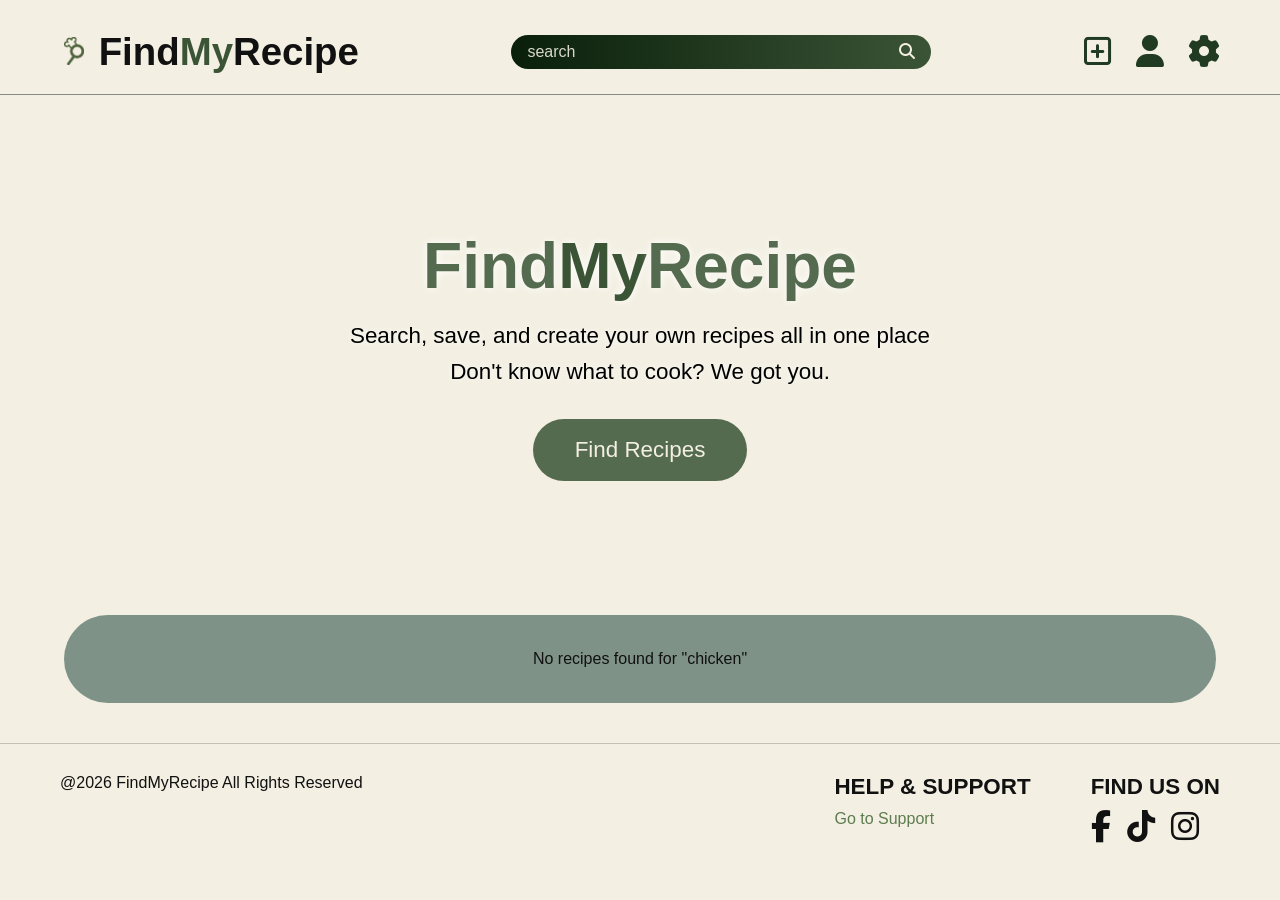
<file: index.html>
<!DOCTYPE html>
<html lang="en">
<head>
  <meta charset="UTF-8" />
  <meta name="viewport" content="width=device-width, initial-scale=1.0" />
  <title>FindMyRecipe</title>
  <link rel="stylesheet" href="css/variables.css">
  <link rel="stylesheet" href="css/nav.css">
  <link rel="stylesheet" href="css/footer.css">
  <link rel="stylesheet" href="css/index.css" />
  <link rel="stylesheet" href="css/back-to-top.css" />
  <link
    rel="stylesheet"
    href="https://cdnjs.cloudflare.com/ajax/libs/font-awesome/6.5.0/css/all.min.css"
  />
  <link href="https://fonts.cdnfonts.com/css/glacial-indifference-2" rel="stylesheet">
</head>
<body>
  <div data-include="header"></div>

  <main>
    <section class="hero" id="hero">
      <div class="hero-overlay">
        <h1>Find<span class="highlight">My</span>Recipe</h1>
        <p>Search, save, and create your own recipes all in one place</p>
        <p>Don't know what to cook? We got you.</p>
        <a href="#recipes" class="hero-btn">Find Recipes</a>
      </div>
    </section>

    <section class="recipes-section" id="recipes">
      <div class="recipes-container" id="recipesContainer"></div>
    </section>
  </main>

  <a href="#" class="back-to-top"><i class="fa-solid fa-chevron-up"></i></a>

  <div data-include="footer"></div>

  <script src="js/includes.js"></script>
  <script src="js/theme.js"></script>
  <script src="js/nav.js"></script>
  <script src="js/api.js"></script>
  <script src="js/script.js"></script>
  <script src="js/back-to-top.js"></script>
</body>
</html>
</file>
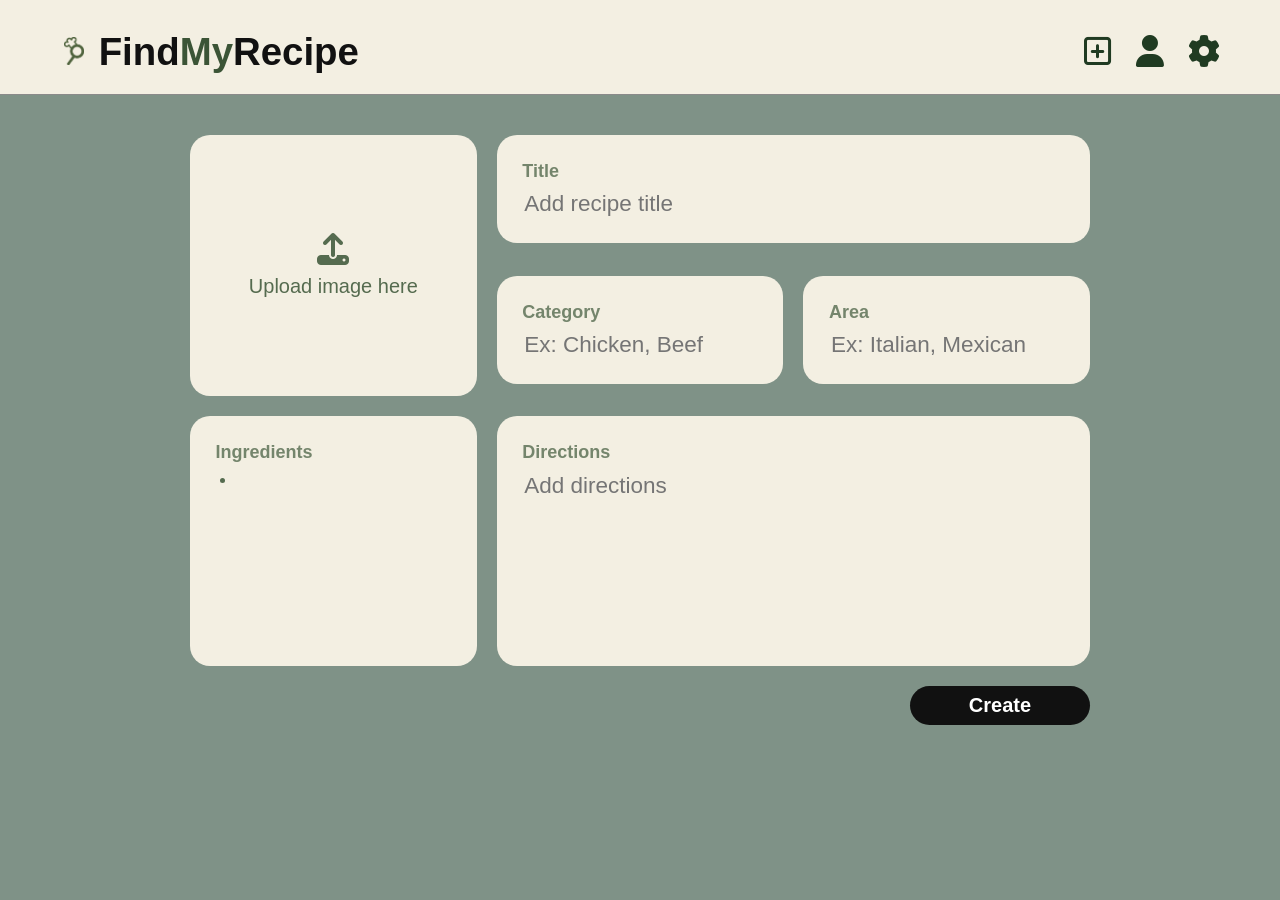
<file: pages/addnew.html>
<!DOCTYPE html>
<html lang="en">
    <head>
        <meta charset="UTF-8">
        <meta name="viewport" content="width=device-width, initial-scale=1.0">
        <title>Add New Recipe</title>
        <link rel="stylesheet" href="../css/variables.css">
        <link rel="stylesheet" href="../css/nav.css">
        <link rel="stylesheet" href="../css/addnew.css">
        <link rel="stylesheet" href="https://cdnjs.cloudflare.com/ajax/libs/font-awesome/6.5.0/css/all.min.css"/>
        <link rel="stylesheet" href="https://fonts.cdnfonts.com/css/glacial-indifference-2">
        <link href="https://fonts.cdnfonts.com/css/glacial-indifference-2" rel="stylesheet">
    </head>

    <body>

    <div data-include="header-simple"></div>

        <div class="container">
        <!-- PROFILE HEADER -->
            <div class="profile-header">

                <!-- PROFILE INFO -->
                <div class="profile-left">
                    <div id="currentProfile"></div>
                </div>

            </div>

            <!-- GRID -->
            <div class="grid">

                <!-- RECIPE IMAGE -->
                <div class="card image-upload">
                    <input type="file" id="imageInput" hidden>

                    <label for="imageInput" id="imageLabel">
                        <i class="fa-solid fa-upload"></i>
                        <span>Upload image here</span>
                    </label>

                    <div class="image-preview-wrapper">
                        <img id="preview" name="previewImage" />
                        <button class="edit-btn"><i class="fa-solid fa-pencil"></i></button>
                    </div>
                </div>

                <!-- RECIPE TITLE -->
                <div class="card title input-control">
                    <h1>Title</h1>
                    <input type="text" id="titleInput" name="title" class="input-field" placeholder="Add recipe title">
                    <div class="error-message"></div>
                </div>

                <!-- RECIPE CATEGORY -->
                <div class="card small input-control">
                    <h1>Category</h1>
                    <input type="text" id="categoryInput" name="category" class="input-field" placeholder="Ex: Chicken, Beef">
                    <div class="error-message"></div>
                </div>

                <!-- RECIPE AREA -->
                <div class="card small input-control">
                    <h1>Area</h1>
                    <input type="text" id="areaInput" name="area" class="input-field" placeholder="Ex: Italian, Mexican">
                    <div class="error-message"></div>
                </div>

                <!-- RECIPE INGREDIENTS -->
                <div class="card ingredients input-control">
                    <h1>Ingredients</h1>
                    <ul id="ingredientsInput" name="ingredients" class="ingredients-list" contenteditable="true">
                        <li></li>
                    </ul>
                    <div class="error-message"></div>
                </div>

                <!-- RECIPE DIRECTION -->
                <div class="card directions input-control">
                    <h1>Directions</h1>
                    <textarea id="directionsInput" name="directions" class="input-field" placeholder="Add directions"></textarea>
                    <div class="error-message"></div>
                </div>

                <!-- CREATE RECIPE -->
                <div class="create">
                    <button class="create-btn">Create</button>
                </div>
            </div>
        </div>

        <script src="../js/includes.js"></script>
        <script src="../js/nav.js"></script>
        <script src="../js/addnew.js"></script>
    </body>
</html>
</file>
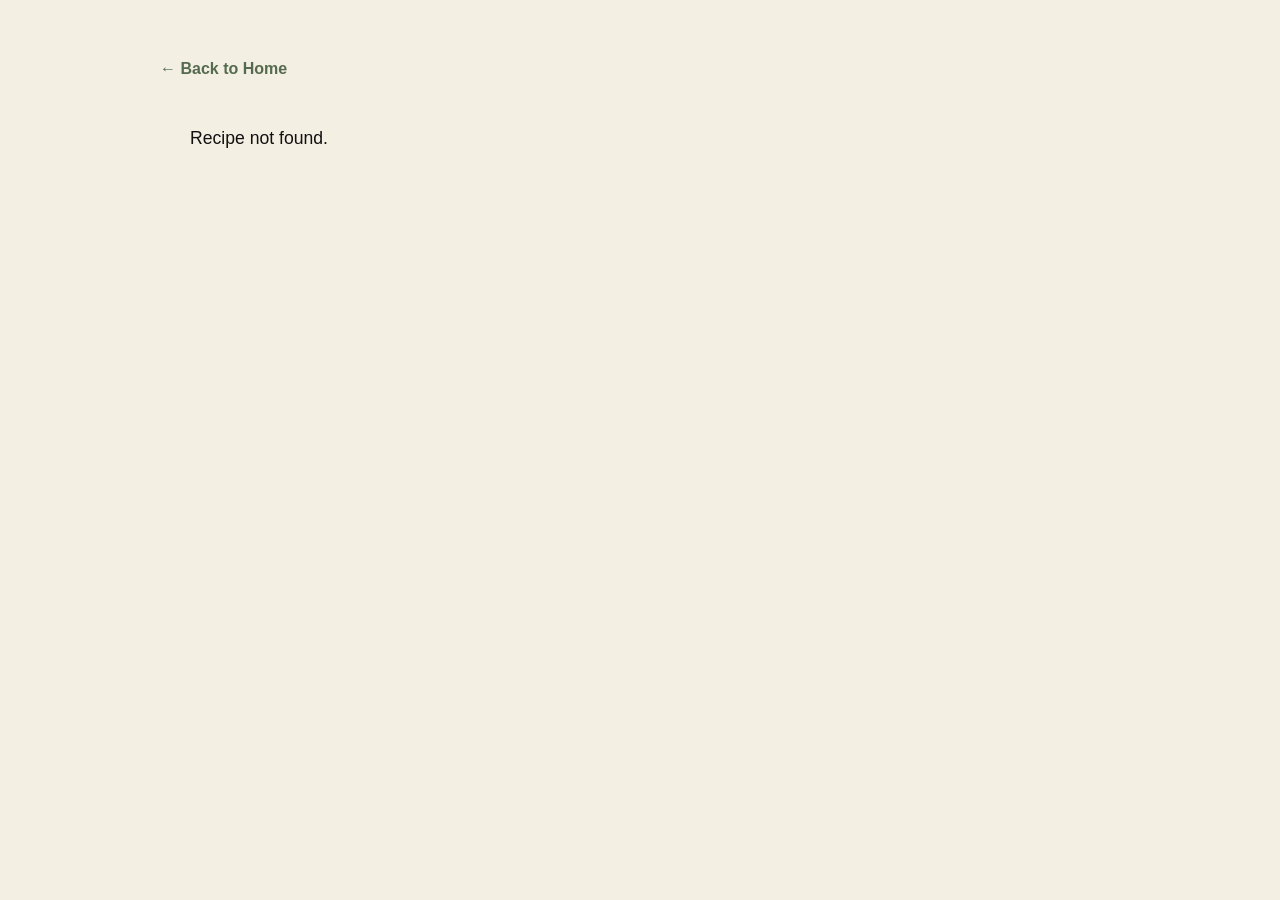
<file: pages/recipe.html>
<!DOCTYPE html>
<html lang="en">
<head>
  <meta charset="UTF-8" />
  <meta name="viewport" content="width=device-width, initial-scale=1.0" />
  <title>Recipe Details</title>
  <link rel="stylesheet" href="../css/variables.css">
  <link rel="stylesheet" href="../css/nav.css">
  <link rel="stylesheet" href="../css/footer.css">
  <link rel="stylesheet" href="../css/recipe.css" />
  <link rel="stylesheet" href="../css/back-to-top.css" />
  <link rel="stylesheet" href="https://cdnjs.cloudflare.com/ajax/libs/font-awesome/6.5.0/css/all.min.css" />
  <link href="https://fonts.cdnfonts.com/css/glacial-indifference-2" rel="stylesheet">
</head>
<body>
  <main class="recipe-details-page">
    <a href="#" id="backBtn" class="back-link">← Back</a>

    <div id="recipeDetails" class="recipe-details"></div>
  </main>

  <a href="#" class="back-to-top"><i class="fa-solid fa-chevron-up"></i></a>

  <script src="../js/theme.js"></script>
  <script src="../js/recipe-details.js"></script>
  <script src="../js/back-to-top.js"></script>

</body>
</html>
</file>
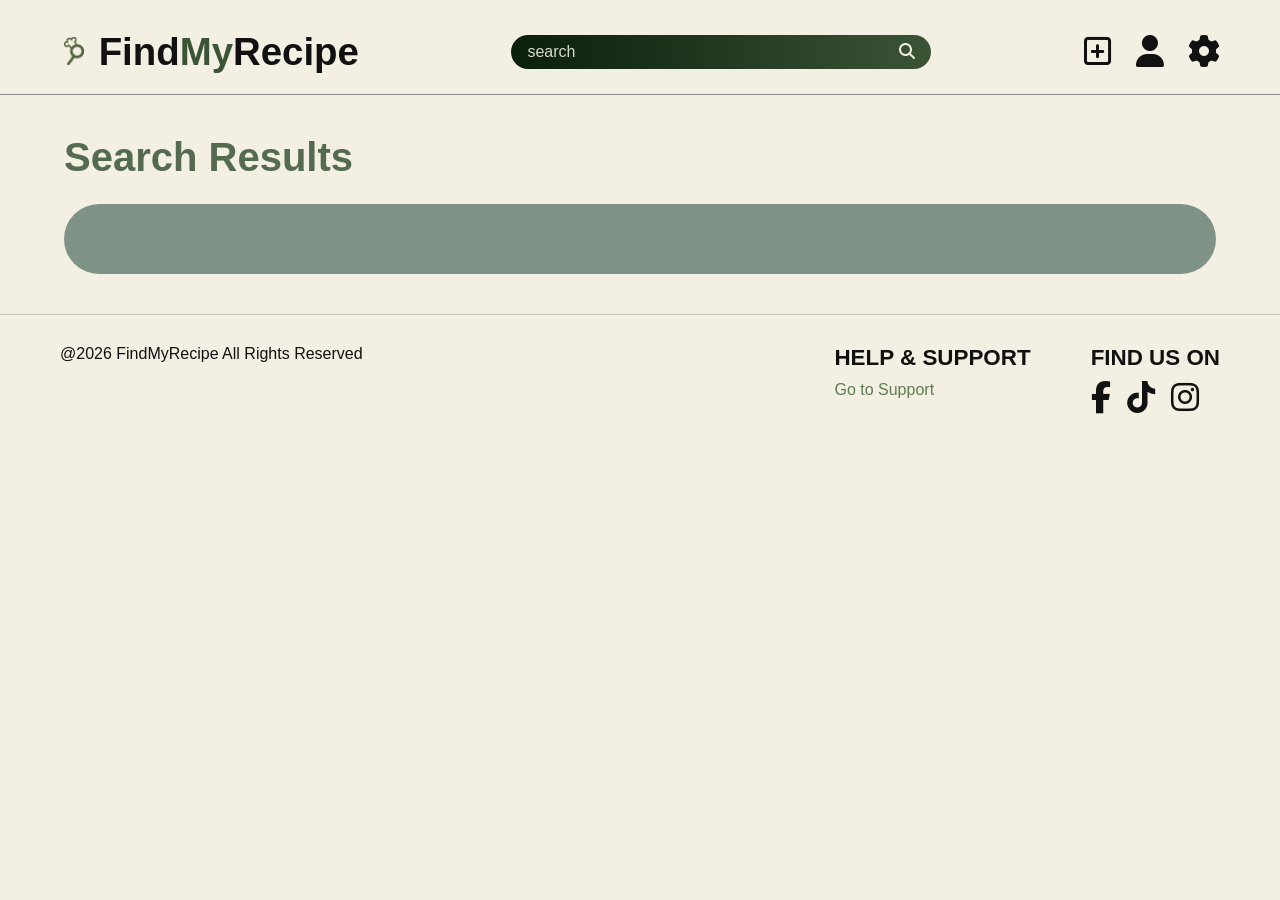
<file: pages/search-results.html>
<!DOCTYPE html>
<html lang="en">
<head>
  <meta charset="UTF-8" />
  <meta name="viewport" content="width=device-width, initial-scale=1.0" />
  <title>Search Results</title>
  <link rel="stylesheet" href="../css/variables.css">
  <link rel="stylesheet" href="../css/nav.css">
  <link rel="stylesheet" href="../css/footer.css">
  <link rel="stylesheet" href="../css/search-results.css" />
  <link rel="stylesheet" href="../css/back-to-top.css" />
  <link
    rel="stylesheet"
    href="https://cdnjs.cloudflare.com/ajax/libs/font-awesome/6.5.0/css/all.min.css"
  />
  <link href="https://fonts.cdnfonts.com/css/glacial-indifference-2" rel="stylesheet">
</head>
<body>
  <div data-include="header"></div>

  <main class="results-page">
    <h1 id="resultsTitle">Search Results</h1>

    <section class="recipes-section">
      <div class="recipes-container" id="recipesContainer"></div>
    </section>
  </main>

  <a href="#" class="back-to-top"><i class="fa-solid fa-chevron-up"></i></a>

  <div data-include="footer"></div>

  <script src="../js/includes.js"></script>
  <script src="../js/theme.js"></script>
  <script src="../js/nav.js"></script>
  <script src="../js/api.js"></script>
  <script src="../js/search-results.js"></script>
  <script src="../js/back-to-top.js"></script>
</body>
</html>
</file>
<file: css/variables.css>
/* ROOT VARIABLES */
:root {
  /* Base colors */
  --bg-main: #f3efe2;
  --bg-create: #7f9287;
  --bg-card: #f3efe2;
  --bg-navbar: #f3efe2;
  --bg-button: #111;
  --bg-green-button: #556b4f;
  --bg-search-placeholder: #d8d8c8;
  --bg-suggestion-hover: #e8e2d3;
  --bg-green-button-hover: #4b6740;

  /* Text colors */
  --text-primary: #203b22;
  --text-secondary: #556b4f;
  --text-light: #111;
  --text-cream: #f3efe2;
  --text-white: #ffffff;
  --text-black: #000000;
  --text-hero: #556b4f;

  /* Accent */
  --accent-main: #3B5436;
  --accent-highlight: #091f0a;

  /* Borders + shadows */
  --border-light: #8a8a8a;
  --border-soft: #c8c1b2;
  --shadow-soft: rgba(0, 0, 0, 0.15);

  /* Error/Heart */
  --red: #e74c3c;

  /* Hover */
  --hover-dark: #2b2b2b;
}

/* DARK MODE */
body.dark-mode {
  --bg-main: #272727;
  --bg-create: #0a0a0a;
  --bg-card: #1F1F1F;
  --bg-navbar: #1F1F1F;
  --bg-button: #86AC4D;
  --bg-green-button: #556b4f; 
  --bg-search-placeholder: #121212;
  --bg-suggestion-hover: #2c2c2c;
  --bg-green-button-hover: #4b6740;

  --text-primary: #B6BFC9;
  --text-secondary: #aeb2b9;
  --text-light: #fff;
  /* --text-white: #000; */
  /* --text-black: #fff; */
  --text-hero: #203b22;

  --accent-main: #7f8d67;
  --accent-highlight: #D3D8DF;
  --shadow-soft: rgba(232, 219, 219, 0.732);

  --border-light: rgba(255, 255, 255, 0.12);
  --border-soft: rgba(255, 255, 255, 0.12);

  --error: #ef9085;

  --hover-dark: #4A5E29;
}
</file>
<file: css/nav.css>
/* GLOBAL */
* {
  box-sizing: border-box;
}

/* BRAND FONT */
.logo,
h1 {
  font-family: 'Glacial Indifference', sans-serif;
}

/* NAVBAR */
.navbar {
  display: flex;
  justify-content: space-between;
  align-items: center;
  padding: 30px 60px 20px;
  border-bottom: 1px solid var(--border-light);
  background-color: var(--bg-navbar);
}

.navbar a {
  text-decoration: none;
}

.logo {
  font-size: clamp(2rem, 3vw, 2.8rem);
  font-weight: 700;
  color: var(--text-light);
  gap: 1rem;
}

.logo-icon {
  width: 1.75rem;
  height: 1.75rem;
  object-fit: contain;
}

.highlight {
  color: var(--accent-main);
  font-weight: 700;
}

.nav-icons {
  display: flex;
  gap: 24px;
}

.nav-icons a {
  color: var(--text-primary);
  font-size: 2rem;
  text-decoration: none;
  transition: 0.25s ease;
}

.nav-icons a:hover {
  color: var(--text-secondary);
}

/* HAMBURGER */
.menu-toggle {
  display: none;
  background: transparent;
  border: none;
  color: var(--text-primary);
  font-size: 2rem;
  cursor: pointer;
}

body.dark-mode .menu-toggle,
body.dark-mode .nav-icons a {
  color: var(--text-primary);
}

@media (max-width: 900px) {
  .navbar {
    flex-wrap: wrap;
    padding: 20px;
    gap: 12px;
    position: relative;
  }

  .menu-toggle {
    display: block;
    margin-left: auto;
  }

  .nav-icons {
    display: none;
    position: absolute;
    top: calc(100% + 8px);
    right: 16px;
    flex-direction: column;
    align-items: center;
    gap: 18px;
    padding: 18px 20px;
    background-color: var(--bg-navbar);
    border: 1px solid var(--border-soft);
    border-radius: 16px;
    box-shadow: 0 12px 28px var(--shadow-soft);
    z-index: 1000;
    min-width: 64px;
  }

  .nav-icons.show {
    display: flex;
  }

}

/* SEARCH */
.search-wrapper {
  position: relative;
  width: 420px;
  max-width: 100%;
}

.search-bar {
  display: flex;
  align-items: center;
  background: linear-gradient(to left, var(--accent-main), var(--accent-highlight));
  border-radius: 999px;
  padding: 8px 16px;
  width: 100%;
}

.search-bar input {
  border: none;
  outline: none;
  background: transparent;
  color: var(--bg-navbar);
  width: 100%;
  font-size: 1rem;
  font-family: 'Glacial Indifference', sans-serif;
}

.search-bar input::placeholder {
  color: var(--bg-search-placeholder);
}

.search-bar button {
  background: transparent;
  border: none;
  color: var(--bg-navbar);
  font-size: 1rem;
  cursor: pointer;
}

/* SUGGESTIONS */
.suggestions-box {
  position: absolute;
  top: calc(100% + 8px);
  left: 0;
  width: 100%;
  background-color: var(--bg-navbar);
  border: 1px solid var(--border-soft);
  border-radius: 20px;
  box-shadow: 0 8px 20px var(--shadow-soft);
  overflow: hidden;
  z-index: 1000;
  display: none;
}

.suggestion-item {
  padding: 12px 16px;
  cursor: pointer;
}

.suggestion-item:hover {
  background-color: var(--bg-suggestion-hover);
}
</file>
<file: css/footer.css>
body {
  font-family: 'Glacial Indifference', sans-serif;
  background-color: var(--bg-main);
  color: var(--text-light);
}

/* FOOTER */
.footer {
  border-top: 1px solid var(--border-soft);
  color: var(--text-light);
  display: flex;
  justify-content: space-between;
  padding: 30px 60px 40px;
  background-color: var(--bg-main);
  flex-wrap: wrap;
}

.footer-right-group {
  display: flex;
  gap: 60px;
}

.footer h4 {
  font-size: 1.4rem;
  margin-bottom: 10px;
}

.footer-link {
  text-decoration: none;
  color: #5d7c4f;
}

.footer-link:hover {
  text-decoration: underline;
}

.social-icons {
  display: flex;
  gap: 16px;
  font-size: 2rem;
}
</file>
<file: css/index.css>
/* RESET */
* {
  margin: 0;
  padding: 0;
  box-sizing: border-box;
}

html {
  scroll-behavior: smooth;
}

/* BASE */
body {
  font-family: 'Glacial Indifference', sans-serif;
  background-color: var(--bg-main);
  color: var(--text-light);
}

/* FONTS */
.logo,
.hero-overlay h1,
.recipe-card h3 {
  font-family: 'Glacial Indifference', sans-serif;
}

/* HERO */
.hero {
  width: 90%;
  max-width: 1400px;
  margin: 35px auto;
  min-height: max(50vh, 420px);
  border-radius: 30px;
  display: flex;
  justify-content: center;
  align-items: center;
  text-align: center;
  background-position: center;
  background-size: cover;
  background-repeat: no-repeat;
}

.hero-overlay h1 {
  font-size: clamp(2.5rem, 6vw, 4rem);
  color: var(--text-hero);
  margin-bottom: 20px;
  text-shadow: var(--text-white) 0px 0px 10px;
}

.hero-overlay p {
  font-size: clamp(1rem, 2vw, 1.4rem);
  margin-bottom: 10px;
  color: var(--text-black);
  text-shadow: var(--text-white) 0px 0px 10px;
}

.hero-btn {
  display: inline-block;
  margin-top: 24px;
  padding: clamp(12px, 2vw, 18px) clamp(24px, 4vw, 42px);
  background-color: var(--bg-green-button);
  color: var(--text-cream);
  text-decoration: none;
  border-radius: 999px;
  font-size: clamp(1rem, 2vw, 1.4rem);
  transition: 0.25s ease;
}

.hero-btn:hover {
  background-color: var(--bg-green-button-hover);
}

/* RECIPES */
.recipes-section {
  width: 90%;
  max-width: 1400px;
  margin: 0 auto 40px;
}

.recipes-container {
  background-color: var(--bg-create);
  border-radius: 45px;
  padding: 35px 20px;
  display: flex;
  flex-wrap: wrap;
  gap: 24px;
  justify-content: space-around;
}

.recipe-card {
  width: 30%;
  min-width: 250px;
  text-align: center;
}

.recipe-card img {
  width: 100%;
  height: 250px;
  object-fit: cover;
  border-radius: 22px;
}

.recipe-card h3 {
  margin-top: 12px;
  font-size: 1.2rem;
}
.recipe-link {
  text-decoration: none;
  color: var(--text-light);
  display: block;
}

.recipe-link:visited {
  color: var(--text-light);
}

.recipe-link h3 {
  text-decoration: none;
  color: var(--text-light);
}

/* SAVE BUTTON */
.save-btn {
  margin-top: 10px;
  padding: 8px 16px;
  border: none;
  border-radius: 999px;
  background-color: var(--bg-green-button);
  color: var(--text-cream);
  cursor: pointer;
  font-family: 'Glacial Indifference', sans-serif;
}

.save-btn:hover {
  background-color: var(--bg-green-button-hover);
}


/* MOBILE */
@media (max-width: 900px) {

  .search-wrapper {
    order: 3;
    width: 100%;
    display: flex;
    justify-content: center;
    margin-top: 4px;
  }

  .search-bar {
    width: 80%;
    max-width: 300px;
    padding: 6px 14px;
  }

  .hero {
    min-height: 300px;
    padding: 20px;
  }

  .hero-overlay h1 {
    font-size: 2.8rem;
  }

  .hero-overlay p {
    font-size: 1.1rem;
  }

  .recipes-container {
    padding: 20px;
  }

  .recipe-card {
    width: 100%;
  }

  .footer {
    flex-direction: column;
    gap: 20px;
    padding: 20px;
  }

  .footer-right-group {
    flex-direction: column;
    gap: 20px;
  }
}
</file>
<file: css/back-to-top.css>
/* Back to top button */
.back-to-top {
    display: flex;
    position: fixed;
    align-items: center;
    justify-content: center;
    background: var(--bg-green-button);
    opacity: 0;
    color: var(--text-white);
    font-size: 1.5rem;
    text-decoration: none;
    bottom: 7rem;
    right: 7rem;
    border: none;
    padding: 1.5rem 1.45rem;
    border-radius: 50%;
    pointer-events: none;
    z-index: 1000;
    transition: all 0.3s ease;
}

.back-to-top.active {
    opacity: 1;
    pointer-events: auto;
}

.back-to-top.active:hover {
    background-color: var(--bg-green-button-hover);
}

@media (max-width: 820px) {
    .back-to-top {
        font-size: 1rem;
        bottom: 3rem;
        right: 2rem;
    }
}
</file>
<file: css/addnew.css>
/* GLOBAL */
* {
  box-sizing: border-box;
}

body {
  margin: 0;
  background-color: var(--bg-create);
  min-height: 100vh;
  min-width: 320px;
  overflow-x: auto;
}

/* BRAND FONT */
.placeholder,
.create-btn,
label span,
.current-profile-info p,
.card li, 
.error-message  {
  font-family: 'Glacial Indifference', sans-serif;
}

/* LAYOUT */
.container {
  width: min(80vw, 900px);
  margin: 0 auto;
  padding: 0;
  align-items: center;
}

.profile-header {
  display: flex;
  justify-content: space-between;
  padding: 1.25rem 0 0;
  align-items: center;
  gap: 28px;
  margin: 0 auto;
}

.current-profile-card {
  height: 10%;
  display: flex;
  justify-content: left;
  gap: min(1.5rem, 3vw);
}

.current-profile-card img {
  width: min(3rem, 7vw);
  height: min(3rem, 7vw);
  border-radius: 50%;
  object-fit: cover;
  flex-shrink: 0;
}

.current-profile-info {
  display: flex;
  align-items: center;
}

.current-profile-info p {
  margin: 0;
  font-size: min(2rem, 3vw);
  font-weight: bold;
  color: var(--text-light);
  line-height: 1.05;
}

/* GRID LAYOUT */
.grid {
  margin: 20px auto;
  display: grid;
  grid-template-columns: 1fr 1fr 1fr;
  gap: 20px;
}

.card {
  background-color: var(--bg-card);
  border-radius: 20px;
  padding: 2vh 2vw;
  color: var(--text-secondary);
}

.card h1 {
  margin: 8px 0 8px;
  padding: 0;
  font-size: max(2vh, 14px);
  font-weight: bold;
  opacity: 0.8;
  cursor: default;
}

/* IMAGE UPLOAD */
.image-upload {
  grid-row: span 2;
  display: flex;
  justify-content: center;
  align-items: center;
  height: max(29vh, 220px);
  position: relative;
  cursor: pointer;
}

#imageLabel {
  display: flex;
  flex-direction: column;
  align-items: center;
  justify-content: center;
  gap: 10px;
  cursor: pointer;
  color: var(--text-secondary);
  height: 100%;
  width: 100%;
  transition: 0.25s ease;
}

#imageLabel:hover {
  color: var(--text-primary);
}

#imageLabel i {
  font-size: 2rem;
  z-index: 2;
}

#imageLabel span {
  font-size: 1.25rem;
  z-index: 2;
}

#preview {
  width: 100%;
  height: 100%;
  object-fit: cover;
  border-radius: 20px;
  display: none;
}

.image-preview-wrapper {
  position: absolute;
  z-index: 1;
  width: 100%;
  height: 100%;
}

/* IMAGE EDIT BUTTON */
.edit-btn {
  display: none;
}

.image-preview-wrapper.has-image .edit-btn {
  display: block;
  position: absolute;
  top: 1rem;
  right: 1rem;
  background: var(--text-white);
  border: none;
  border-radius: 50%;
  padding: 10px;
  font-size: 1rem;
  cursor: pointer;
  opacity: 1;
  transition: 0.25s ease;
}

.image-preview-wrapper.has-image:hover .edit-btn {
  scale: 1.1;
  opacity: 0.8;
}

/* SPECIFIC CARDS */
.title {
  grid-column: span 2;
  height: max(12vh, 100px);
}

.small {
  height: max(12vh, 100px);
}

[contenteditable="true"]:empty:before {
  content: attr(data-placeholder);
  opacity: 0.6;
}

.ingredients {
  height: 250px;
}

.ingredients-list {
  padding-left: 20px;
  margin: 0;
  max-height: 180px;
  overflow-y: auto;
}

.ingredients-list li {
  margin-bottom: 6px;
}

.directions {
  grid-column: span 2;
  max-height: 250px;
  overflow-y: auto;
}

/* INPUT FIELD */
.input-field {
  width: 100%;
  border: none;
  background: transparent;
  font-family: 'Glacial Indifference', sans-serif;
  font-size: max(2.5vh, 16px);
  color: inherit;
  outline: none;
}

textarea.input-field {
  resize: none;
  height: 100%;
  max-height: 180px;
  overflow-y: auto;
}

/* ERRORS */
.input-control.error .input-field,
.input-control.error textarea {
  border-bottom: 2px solid var(--red);
}

.error-message {
  font-size: 0.6rem;
  color: var(--red);
  display: none;
}

.input-control.error .error-message {
  display: block;
}


/* CREATE BUTTON */
.create {
  grid-column: span 3;
  display: flex;
  justify-content: flex-end;
}

.create-btn {
  background-color: var(--bg-button);
  color: var(--text-white);
  width: 20%;
  padding: 0.5rem 2rem;
  border-radius: 25px;
  border: none;
  font-size: 1.25rem;
  font-weight: bold;
  cursor: pointer;
  transition: 0.25s ease;
 }

 .create-btn:hover {
  background-color: var(--hover-dark);
 } 

 /* RESPONSIVE DISPLAY */
@media (max-width: 820px) {
  .grid {
    display: flex;
    flex-direction: column;
  }

  .card {
    height: auto;
    padding: 0.5rem 1rem 1rem;
  }

  .card h1 {
    font-size: 0.75rem;
  }

  .input-field {
    font-size: max(1.5vh, 14px);
  }

  #imageLabel i {
    font-size: 1.5rem;
  }
  #imageLabel span {
    font-size: 1rem;
  }

  .current-profile-card {
    height: 30%;
  }

  .current-profile-info p {
    font-size: max(2.25vh, 18px);
}

  .create-btn {
    padding: 0.75rem;
    font-size: 1rem;
    width: 100%;
  }

  .image-upload {
    padding: 0;
    height: 20rem;
  }

}
</file>
<file: css/recipe.css>
* {
  margin: 0;
  padding: 0;
  box-sizing: border-box;
}

body {
  background-color: var(--bg-main);
  color: var(--text-light);
  font-family: 'Glacial Indifference', sans-serif;
}

/* Image tone*/
body.dark-mode .detail-image {
  filter: brightness(0.9);
}


h1, h2 {
  font-family: 'Glacial Indifference', sans-serif;
}

.recipe-details-page {
  max-width: 1000px;
  margin: 40px auto;
  padding: 20px;
}

.back-link {
  display: inline-block;
  margin-bottom: 20px;
  text-decoration: none;
  color: var(--text-secondary);
  font-weight: bold;
}

.recipe-details {
  background-color: var(--bg-navbar);
  border-radius: 24px;
  padding: 30px;
}

.detail-image {
  width: 100%;
  max-height: 450px;
  object-fit: cover;
  border-radius: 20px;
  margin-bottom: 24px;
}

.recipe-details h1 {
  font-size: 3rem;
  margin-bottom: 20px;
  color: var(--text-secondary);
}

.recipe-details p {
  font-size: 1.1rem;
  margin-bottom: 12px;
}

.recipe-details h2 {
  margin-top: 28px;
  margin-bottom: 14px;
  font-size: 2rem;
}

.recipe-details ul {
  padding-left: 20px;
}

.recipe-details li {
  margin-bottom: 10px;
  font-size: 1.05rem;
}

.instructions {
  line-height: 1.7;
}
</file>
<file: css/search-results.css>
* {
  margin: 0;
  padding: 0;
  box-sizing: border-box;
}

body {
  background-color: var(--bg-main);
  color: var(--text-light);
  font-family: Arial, sans-serif;
}


h1,
.recipe-card h3 {
  font-family: 'Glacial Indifference', sans-serif;
}

.recipe-link {
  text-decoration: none;
  color: var(--text-light);
}

.save-btn {
  margin-top: 10px;
  padding: 8px 16px;
  border: none;
  border-radius: 999px;
  background-color: var(--bg-green-button);
  color: var(--bg-main);
  cursor: pointer;
  font-size: 0.9rem;
  font-family: 'Glacial Indifference', sans-serif;
  transition: 0.25s ease;
}

.save-btn:hover {
  background-color: var(--bg-green-button-hover);
}

.nav-icons {
  display: flex;
  gap: 24px;
}

.nav-icons a {
  color: var(--text-light);
  font-size: 2rem;
  text-decoration: none;
}


.results-page {
  width: 90%;
  max-width: 1400px;
  margin: 40px auto;
}

.results-page h1 {
  font-size: 2.5rem;
  margin-bottom: 24px;
  color: var(--text-secondary);
}

.recipes-section {
  width: 100%;
  margin: 0 auto 40px;
}

.recipes-container {
  background-color: var(--bg-create);
  border-radius: 45px;
  padding: 35px 20px;
  display: flex;
  justify-content: space-around;
  gap: 24px;
  flex-wrap: wrap;
}

.recipe-card {
  text-align: center;
  width: 30%;
  min-width: 250px;
  text-decoration: none;
  color: var(--text-light);
  transition: transform 0.2s ease;
}

.recipe-card:hover {
  transform: translateY(-5px);
}

.recipe-card img {
  width: 100%;
  height: 250px;
  object-fit: cover;
  border-radius: 22px;
}

.recipe-card h3 {
  margin-top: 12px;
  font-size: 1rem;
  font-weight: 400;
}

.recipe-link {
  text-decoration: none;
  color: var(--text-light);
}

.save-btn {
  margin-top: 10px;
  padding: 8px 16px;
  border: none;
  border-radius: 999px;
  background-color: var(--bg-green-button);
  color: var(--text-cream);
  cursor: pointer;
  font-size: 0.9rem;
  font-family: 'Glacial Indifference', sans-serif;
}

.save-btn:hover {
  background-color: var(--bg-green-button-hover);
}

.no-results {
  font-size: 1.2rem;
  margin-top: 20px;
  text-align: center;
  width: 100%;
}


/* RESPONSIVE */
@media (max-width: 900px) {
  .recipe-card {
    width: 100%;
  }

}
</file>
